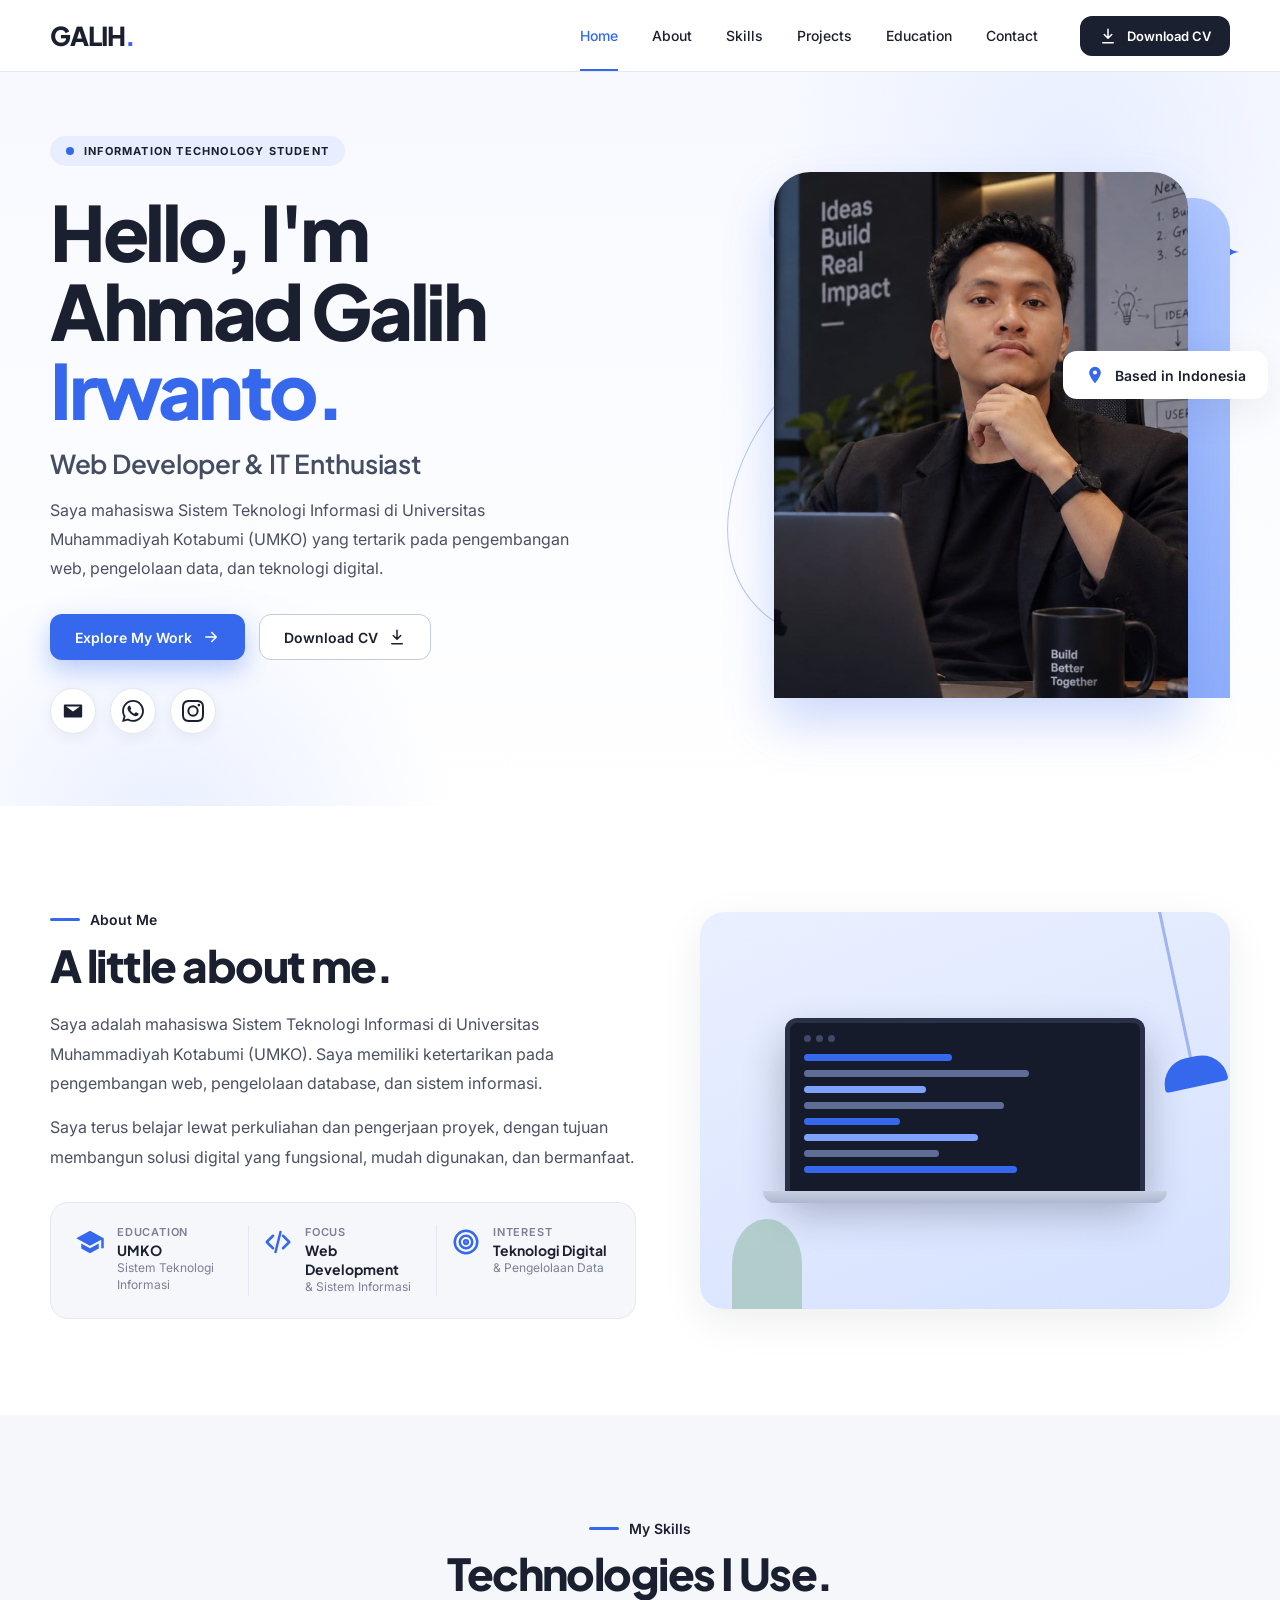
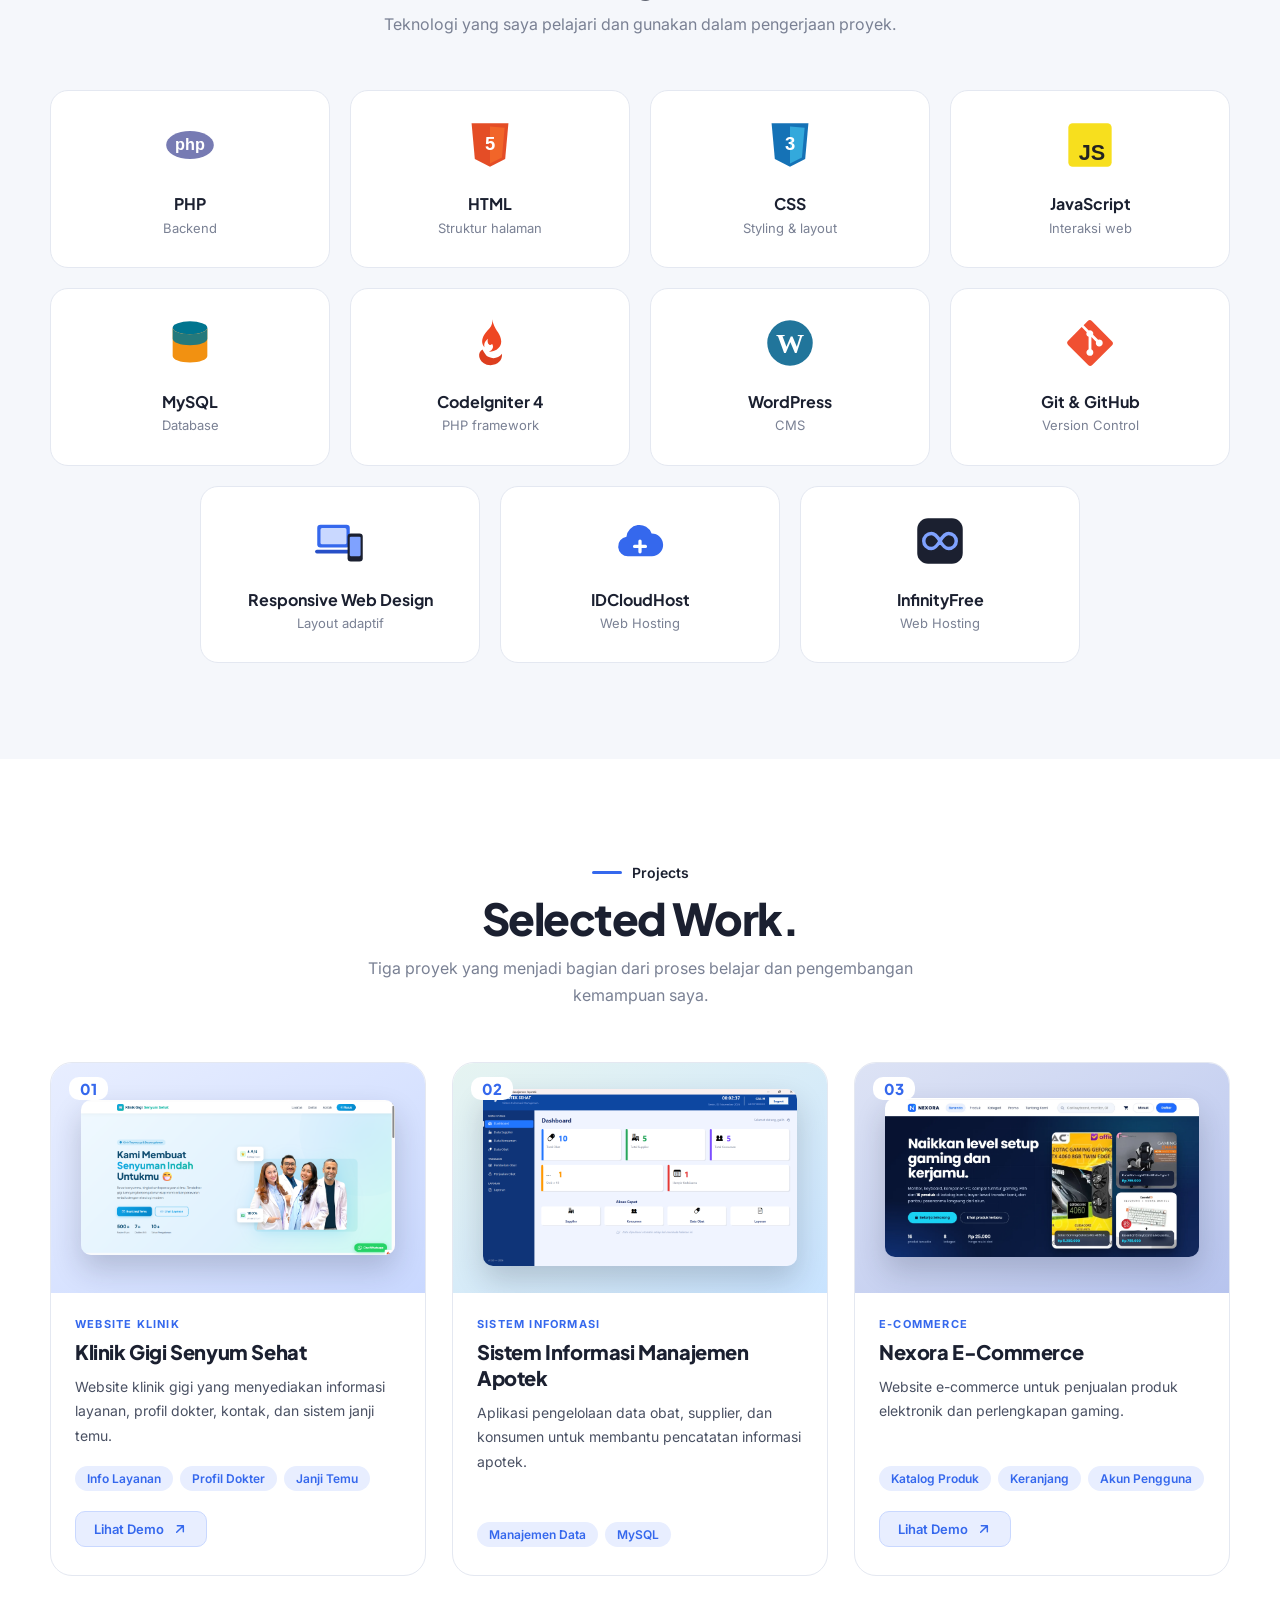
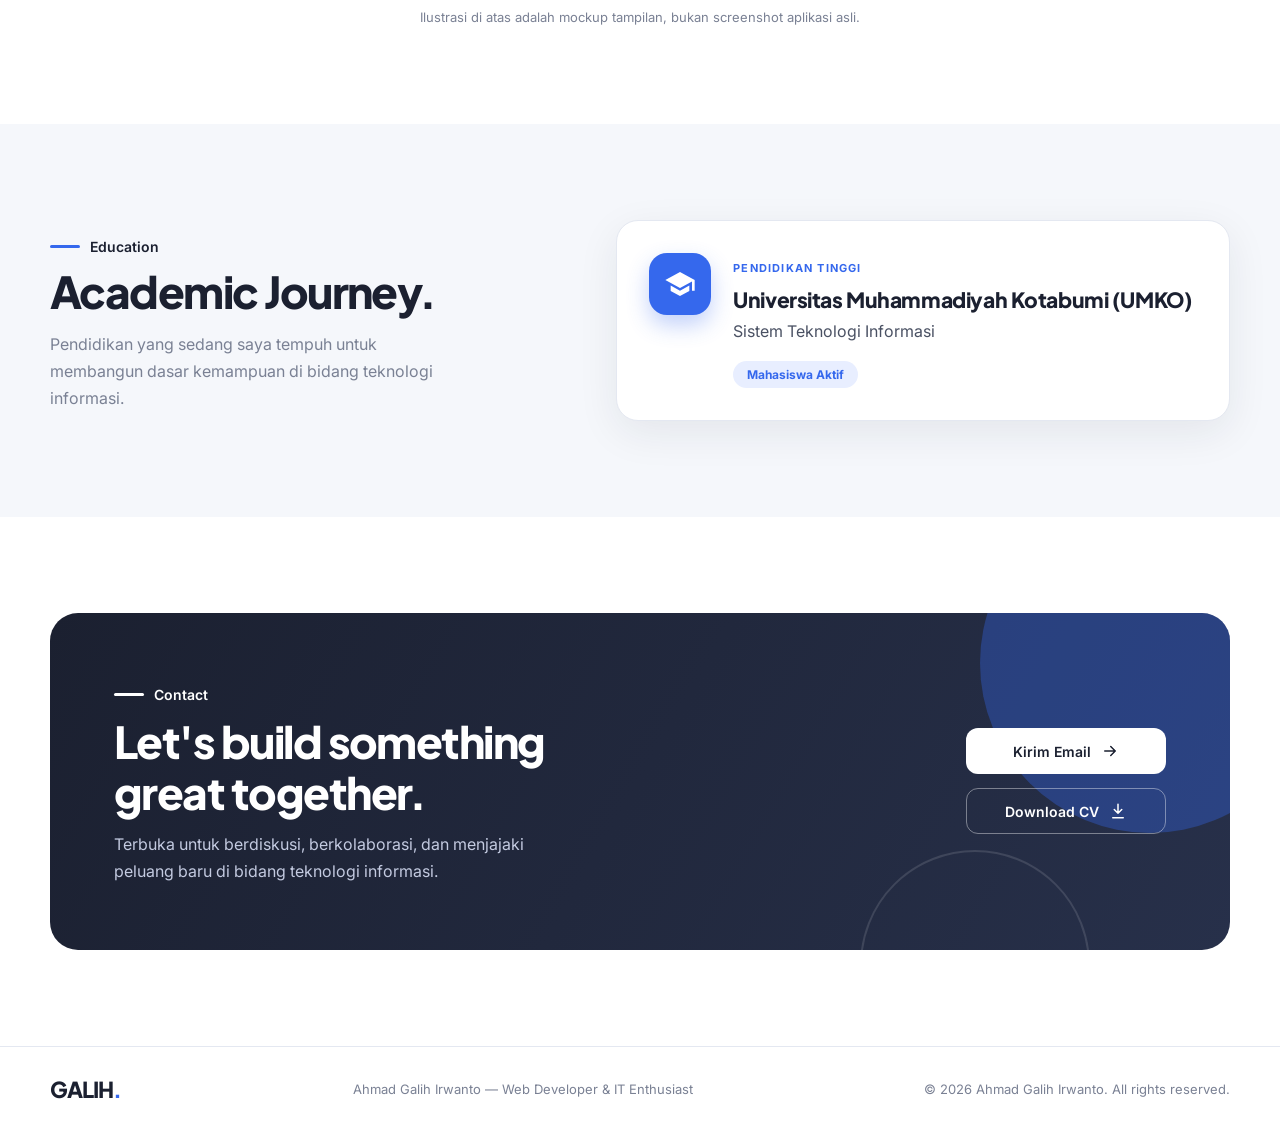
<file: index.html>
<!DOCTYPE html>
<html lang="id">
<head>
  <meta charset="UTF-8">
  <meta name="viewport" content="width=device-width, initial-scale=1.0">
  <meta name="description" content="Portofolio Ahmad Galih Irwanto — Web Developer & IT Enthusiast, mahasiswa Sistem Teknologi Informasi UMKO.">
  <meta name="theme-color" content="#3568ED">
  <title>Ahmad Galih Irwanto — Web Developer & IT Enthusiast</title>
  <link rel="preconnect" href="https://fonts.googleapis.com">
  <link rel="preconnect" href="https://fonts.gstatic.com" crossorigin>
  <link href="https://fonts.googleapis.com/css2?family=Inter:wght@400;500;600;700&family=Plus+Jakarta+Sans:wght@600;700;800&display=swap" rel="stylesheet">
  <link rel="stylesheet" href="style.css">
</head>
<body>
  <div class="scroll-progress" id="scrollProgress"></div>

  <!-- ============ NAVBAR ============ -->
  <header class="header" id="top">
    <nav class="nav container" aria-label="Navigasi utama">
      <a class="brand" href="#home">GALIH<span>.</span></a>
      <button class="menu-toggle" id="menuToggle" aria-label="Buka menu" aria-expanded="false"><span></span><span></span><span></span></button>
      <div class="nav-links" id="navLinks">
        <a href="#home" class="active">Home</a>
        <a href="#about">About</a>
        <a href="#skills">Skills</a>
        <a href="#projects">Projects</a>
        <a href="#education">Education</a>
        <a href="#contact">Contact</a>
        <a class="btn btn-dark nav-cv" href="assets/CV.pdf" download="CV-Ahmad-Galih-Irwanto.pdf" data-cv>
          <svg viewBox="0 0 24 24" aria-hidden="true"><path d="M12 3v12m0 0l-5-5m5 5l5-5M5 21h14"/></svg>Download CV
        </a>
      </div>
    </nav>
  </header>

  <main>
    <!-- ============ HERO ============ -->
    <section class="hero" id="home">
      <div class="hero-bg" aria-hidden="true"></div>
      <div class="container hero-grid">
        <div class="hero-copy reveal">
          <span class="pill"><i></i> INFORMATION TECHNOLOGY STUDENT</span>
          <h1>Hello, I'm<br>Ahmad Galih <span>Irwanto.</span></h1>
          <p class="hero-role">Web Developer &amp; IT Enthusiast</p>
          <p class="hero-desc">Saya mahasiswa Sistem Teknologi Informasi di Universitas Muhammadiyah Kotabumi (UMKO) yang tertarik pada pengembangan web, pengelolaan data, dan teknologi digital.</p>
          <div class="hero-actions">
            <a class="btn btn-blue" href="#projects">Explore My Work
              <svg viewBox="0 0 24 24" aria-hidden="true"><path d="M5 12h14m0 0l-6-6m6 6l-6 6"/></svg></a>
            <a class="btn btn-outline" href="assets/CV.pdf" download="CV-Ahmad-Galih-Irwanto.pdf" data-cv>Download CV
              <svg viewBox="0 0 24 24" aria-hidden="true"><path d="M12 3v12m0 0l-5-5m5 5l5-5M5 21h14"/></svg></a>
          </div>
          <div class="socials">
            <!-- Isi href dengan link GitHub/LinkedIn kamu, lalu hapus atribut hidden -->
            <a href="https://github.com/" target="_blank" rel="noopener" aria-label="GitHub" hidden data-social>
              <svg viewBox="0 0 24 24"><path d="M12 .5C5.650.5.500 5.650.500 12c0 5.080 3.290 9.390 7.860 10.910.58.110.790-.250.790-.560v-2c-3.200.700-3.870-1.540-3.870-1.540-.520-1.330-1.280-1.690-1.280-1.690-1.040-.710.080-.700.080-.700 1.150.080 1.760 1.180 1.760 1.180 1.030 1.760 2.690 1.250 3.350.960.100-.740.400-1.250.730-1.540-2.560-.290-5.250-1.280-5.250-5.700 0-1.260.450-2.290 1.180-3.100-.120-.290-.510-1.470.110-3.060 0 0 .970-.310 3.170 1.180a11 11 0 015.780 0c2.200-1.490 3.170-1.180 3.170-1.180.630 1.590.230 2.770.110 3.060.740.810 1.180 1.840 1.180 3.100 0 4.430-2.700 5.400-5.270 5.690.410.360.780 1.060.780 2.140v3.170c0 .310.210.680.800.560A11.510 11.510 0 0023.500 12C23.500 5.650 18.350.5 12 .5z"/></svg></a>
            <a href="https://www.linkedin.com/" target="_blank" rel="noopener" aria-label="LinkedIn" hidden data-social>
              <svg viewBox="0 0 24 24"><path d="M4.98 3.5a2.5 2.5 0 11-.01 5 2.5 2.5 0 01.01-5zM3 9.5h4V21H3zM9.5 9.5h3.800v1.600h.1c.5-1 1.800-1.900 3.700-1.900 4 0 4.700 2.600 4.700 6V21h-4v-5.100c0-1.200 0-2.800-1.700-2.800s-2 1.300-2 2.700V21h-4z"/></svg></a>
            <a href="mailto:emailkamu@example.com" aria-label="Email" title="Email">
              <svg viewBox="0 0 24 24"><path d="M3 5h18a1 1 0 011 1v12a1 1 0 01-1 1H3a1 1 0 01-1-1V6a1 1 0 011-1zm1.500 2l7.500 5.500L19.500 7z"/></svg></a>
            <a href="https://wa.me/628984907973" target="_blank" rel="noopener" aria-label="WhatsApp: +62 898-4907-973" title="WhatsApp">
              <svg viewBox="0 0 24 24"><path d="M17.470 14.380c-.3-.15-1.760-.87-2.030-.97-.27-.1-.47-.15-.67.15-.2.3-.77.97-.94 1.170-.17.2-.35.22-.65.07-.3-.15-1.260-.46-2.400-1.480-.89-.79-1.490-1.770-1.660-2.070-.17-.3-.02-.46.130-.61.130-.13.300-.35.450-.52.150-.17.200-.3.300-.5.100-.2.050-.37-.02-.52-.08-.15-.67-1.620-.92-2.220-.24-.58-.49-.5-.67-.51h-.57c-.2 0-.52.07-.8.37-.27.300-1.040 1.020-1.040 2.480s1.070 2.880 1.220 3.080c.15.200 2.100 3.200 5.080 4.490.71.300 1.260.490 1.690.630.710.230 1.360.200 1.870.120.570-.090 1.760-.720 2.010-1.410.25-.700.250-1.290.170-1.410-.07-.130-.27-.200-.570-.350zM12.050 21.800h-.01a9.870 9.870 0 01-5.030-1.380l-.36-.21-3.740.98 1-3.650-.24-.37a9.860 9.860 0 01-1.510-5.260c0-5.450 4.440-9.880 9.890-9.880 2.640 0 5.120 1.030 6.990 2.900a9.820 9.820 0 012.890 6.990c0 5.450-4.440 9.880-9.880 9.880zm8.410-18.300A11.800 11.800 0 0012.050 0C5.500 0 .160 5.340.160 11.890c0 2.100.55 4.140 1.590 5.950L.060 24l6.300-1.650a11.880 11.880 0 005.680 1.450h.01c6.550 0 11.890-5.340 11.890-11.890 0-3.180-1.240-6.160-3.480-8.410z"/></svg></a>
            <a href="https://www.instagram.com/ahm_glih/" target="_blank" rel="noopener" aria-label="Instagram: @ahm_glih" title="Instagram">
              <svg viewBox="0 0 24 24"><path d="M12 2.160c3.200 0 3.580.010 4.850.07 1.170.050 1.800.250 2.230.410.560.220.960.480 1.380.900.420.420.680.820.900 1.380.160.420.360 1.060.410 2.230.060 1.270.070 1.650.070 4.850s-.010 3.580-.070 4.850c-.050 1.170-.250 1.800-.410 2.230-.220.560-.480.960-.900 1.380-.420.420-.820.680-1.380.900-.420.160-1.060.360-2.230.410-1.270.060-1.650.070-4.850.07s-3.580-.010-4.850-.070c-1.170-.050-1.800-.250-2.230-.410a3.720 3.720 0 01-1.380-.900 3.720 3.720 0 01-.900-1.380c-.160-.420-.360-1.060-.410-2.230C2.170 15.580 2.160 15.200 2.160 12s.010-3.580.070-4.850c.050-1.170.250-1.800.410-2.230.220-.560.480-.960.900-1.380a3.720 3.720 0 011.380-.900c.420-.160 1.060-.360 2.230-.410C8.420 2.170 8.800 2.160 12 2.160zM12 0C8.740 0 8.330.010 7.050.070 5.780.130 4.900.330 4.140.630a5.880 5.880 0 00-2.130 1.380A5.880 5.880 0 00.630 4.140C.330 4.900.130 5.780.070 7.050.010 8.330 0 8.740 0 12s.010 3.670.070 4.950c.060 1.270.260 2.150.560 2.910.310.790.720 1.460 1.380 2.130a5.880 5.880 0 002.130 1.380c.760.300 1.640.500 2.910.560C8.330 23.990 8.740 24 12 24s3.670-.010 4.950-.070c1.270-.060 2.150-.260 2.910-.560a5.880 5.880 0 002.130-1.380 5.880 5.880 0 001.380-2.130c.300-.760.500-1.640.560-2.910.060-1.280.070-1.690.070-4.950s-.010-3.670-.070-4.950c-.060-1.270-.260-2.150-.560-2.910a5.880 5.880 0 00-1.380-2.130A5.880 5.880 0 0019.860.630C19.100.330 18.220.130 16.950.070 15.670.010 15.260 0 12 0zm0 5.840a6.160 6.160 0 100 12.320 6.160 6.160 0 000-12.320zM12 16a4 4 0 110-8 4 4 0 010 8zm6.410-11.850a1.440 1.440 0 100 2.880 1.440 1.440 0 000-2.880z"/></svg></a>
          </div>
        </div>

        <div class="hero-visual reveal">
          <span class="orbit" aria-hidden="true"></span>
          <span class="deco deco-sq1" aria-hidden="true"></span>
          <span class="deco deco-sq2" aria-hidden="true"></span>
          <svg class="deco deco-star" viewBox="0 0 24 24" aria-hidden="true"><path d="M12 0c.8 6.500 5.500 11.200 12 12-6.500.8-11.200 5.500-12 12-.8-6.500-5.500-11.200-12-12 6.500-.8 11.200-5.500 12-12z"/></svg>
          <div class="photo-panel"></div>
          <div class="photo-card">
            <img src="assets/foto-profil.jpg" alt="Foto profil Ahmad Galih Irwanto" width="1000" height="1131">
          </div>
          <div class="chip chip-loc">
            <svg viewBox="0 0 24 24" aria-hidden="true"><path d="M12 2a7 7 0 00-7 7c0 5.200 7 13 7 13s7-7.800 7-13a7 7 0 00-7-7zm0 9.500A2.500 2.500 0 1112 6.500a2.500 2.500 0 010 5z"/></svg>
            Based in Indonesia
          </div>
        </div>
      </div>
    </section>

    <!-- ============ ABOUT ============ -->
    <section class="section about" id="about">
      <div class="container about-grid">
        <div class="about-text reveal">
          <span class="kicker"><i></i> About Me</span>
          <h2>A little about me.</h2>
          <p>Saya adalah mahasiswa Sistem Teknologi Informasi di Universitas Muhammadiyah Kotabumi (UMKO). Saya memiliki ketertarikan pada pengembangan web, pengelolaan database, dan sistem informasi.</p>
          <p>Saya terus belajar lewat perkuliahan dan pengerjaan proyek, dengan tujuan membangun solusi digital yang fungsional, mudah digunakan, dan bermanfaat.</p>
          <div class="facts">
            <div>
              <svg viewBox="0 0 24 24" aria-hidden="true"><path d="M12 3L1 9l11 6 9-4.900V17h2V9L12 3zM5 13.200v4l7 3.800 7-3.800v-4l-7 3.800-7-3.800z"/></svg>
              <span><small>Education</small><b>UMKO</b><em>Sistem Teknologi Informasi</em></span>
            </div>
            <div>
              <svg viewBox="0 0 24 24" aria-hidden="true" class="stroke"><path d="M8 7l-5 5 5 5M16 7l5 5-5 5M14 4l-4 16"/></svg>
              <span><small>Focus</small><b>Web Development</b><em>&amp; Sistem Informasi</em></span>
            </div>
            <div>
              <svg viewBox="0 0 24 24" aria-hidden="true" class="stroke"><circle cx="12" cy="12" r="9"/><circle cx="12" cy="12" r="5"/><circle cx="12" cy="12" r="1.500"/></svg>
              <span><small>Interest</small><b>Teknologi Digital</b><em>&amp; Pengelolaan Data</em></span>
            </div>
          </div>
        </div>
        <div class="about-visual reveal" aria-hidden="true">
          <div class="workspace">
            <div class="ws-lamp"></div>
            <div class="ws-plant"></div>
            <div class="ws-laptop">
              <div class="ws-screen">
                <div class="ws-bar"><i></i><i></i><i></i></div>
                <div class="ws-code">
                  <span style="width:46%" class="c1"></span><span style="width:70%" class="c2"></span><span style="width:38%" class="c3"></span>
                  <span style="width:62%" class="c2"></span><span style="width:30%" class="c1"></span><span style="width:54%" class="c3"></span>
                  <span style="width:42%" class="c2"></span><span style="width:66%" class="c1"></span>
                </div>
              </div>
              <div class="ws-base"></div>
            </div>
          </div>
        </div>
      </div>
    </section>

    <!-- ============ SKILLS ============ -->
    <section class="section skills" id="skills">
      <div class="container">
        <div class="center-head reveal">
          <span class="kicker"><i></i> My Skills</span>
          <h2>Technologies I Use.</h2>
          <p>Teknologi yang saya pelajari dan gunakan dalam pengerjaan proyek.</p>
        </div>
        <div class="skill-grid">
          <article class="skill reveal"><svg viewBox="0 0 48 48" aria-hidden="true"><ellipse cx="24" cy="24" rx="22" ry="13" fill="#777BB3"/><text x="24" y="29" text-anchor="middle" font-family="Arial" font-weight="700" font-size="15" fill="#fff">php</text></svg><h3>PHP</h3><p>Backend</p></article>
          <article class="skill reveal"><svg viewBox="0 0 48 48" aria-hidden="true"><path d="M7 4h34l-3 33-14 7-14-7z" fill="#E44D26"/><path d="M24 7v34l11-5.500 2.500-27.500z" fill="#F16529"/><text x="24" y="29" text-anchor="middle" font-family="Arial" font-weight="800" font-size="17" fill="#fff">5</text></svg><h3>HTML</h3><p>Struktur halaman</p></article>
          <article class="skill reveal"><svg viewBox="0 0 48 48" aria-hidden="true"><path d="M7 4h34l-3 33-14 7-14-7z" fill="#1572B6"/><path d="M24 7v34l11-5.500 2.500-27.500z" fill="#33A9DC"/><text x="24" y="29" text-anchor="middle" font-family="Arial" font-weight="800" font-size="17" fill="#fff">3</text></svg><h3>CSS</h3><p>Styling &amp; layout</p></article>
          <article class="skill reveal"><svg viewBox="0 0 48 48" aria-hidden="true"><rect x="4" y="4" width="40" height="40" rx="4" fill="#F7DF1E"/><text x="38" y="38" text-anchor="end" font-family="Arial" font-weight="800" font-size="20" fill="#222">JS</text></svg><h3>JavaScript</h3><p>Interaksi web</p></article>
          <article class="skill reveal"><svg viewBox="0 0 48 48" aria-hidden="true"><ellipse cx="24" cy="10" rx="16" ry="6" fill="#00758F"/><path d="M8 10v26c0 3.300 7.200 6 16 6s16-2.700 16-6V10c0 3.300-7.200 6-16 6S8 13.300 8 10z" fill="#F29111"/><path d="M8 10v10c0 3.300 7.200 6 16 6s16-2.700 16-6V10c0 3.300-7.200 6-16 6S8 13.300 8 10z" fill="#00758F" opacity=".85"/></svg><h3>MySQL</h3><p>Database</p></article>
          <article class="skill reveal"><svg viewBox="0 0 48 48" aria-hidden="true"><path d="M26 2c1 7-4 9-7 14-3 4.500-3 9 0 12-1-4 1-6 3-8-1 5 2 7 4 5 2 3 0 6-3 7 7 0 13-5 11-12-1-6-6-8-8-18z" fill="#EE4623"/><path d="M17 30c-5 3-4 11 4 14 8 2 15-3 14-10-3 4-8 5-12 3-3-1-4-4-6-7z" fill="#DD3E1F"/></svg><h3>CodeIgniter 4</h3><p>PHP framework</p></article>
          <article class="skill reveal"><svg viewBox="0 0 48 48" aria-hidden="true"><circle cx="24" cy="24" r="21" fill="#21759B"/><text x="24" y="33" text-anchor="middle" font-family="Georgia,serif" font-weight="700" font-size="26" fill="#fff">W</text></svg><h3>WordPress</h3><p>CMS</p></article>
          <article class="skill reveal"><svg viewBox="0 0 48 48" aria-hidden="true"><path d="M44.200 22.300L25.700 3.800a2.700 2.700 0 00-3.800 0l-3.800 3.800 4.800 4.800a3.200 3.200 0 014 4l4.600 4.600a3.200 3.200 0 11-1.900 1.800l-4.300-4.300v11.300a3.200 3.200 0 11-2.600-.1V18.200a3.200 3.200 0 01-1.700-4.200l-4.700-4.700L3.800 22a2.700 2.700 0 000 3.800l18.500 18.500a2.700 2.700 0 003.800 0l18.100-18.100a2.700 2.700 0 000-3.900z" fill="#F05032"/></svg><h3>Git &amp; GitHub</h3><p>Version Control</p></article>
          <article class="skill reveal"><svg viewBox="0 0 48 48" aria-hidden="true"><rect x="3" y="9" width="30" height="21" rx="3" fill="#3568ED"/><rect x="6" y="12" width="24" height="15" rx="1.500" fill="#C9D8FF"/><rect x="1" y="32" width="34" height="3.500" rx="1.700" fill="#2850C8"/><rect x="31" y="17" width="14" height="26" rx="3" fill="#1B2030"/><rect x="33" y="20" width="10" height="18" rx="1" fill="#7FA2FF"/></svg><h3>Responsive Web Design</h3><p>Layout adaptif</p></article>
          <article class="skill reveal"><svg viewBox="0 0 48 48" aria-hidden="true"><path d="M13 38a9 9 0 01-1.500-17.900A12 12 0 0134.700 17 10.500 10.500 0 0135 38z" fill="#3568ED"/><path d="M19 29h10M24 24v10" stroke="#fff" stroke-width="3" stroke-linecap="round" fill="none"/></svg><h3>IDCloudHost</h3><p>Web Hosting</p></article>
          <article class="skill reveal"><svg viewBox="0 0 48 48" aria-hidden="true"><rect x="3" y="3" width="42" height="42" rx="10" fill="#1B2030"/><path d="M24 24c-2.700-4.800-5.200-7-8-7a7 7 0 000 14c2.800 0 5.300-2.200 8-7zm0 0c2.700 4.800 5.200 7 8 7a7 7 0 000-14c-2.800 0-5.300 2.200-8 7z" fill="none" stroke="#7FA2FF" stroke-width="3.200" stroke-linecap="round"/></svg><h3>InfinityFree</h3><p>Web Hosting</p></article>
        </div>
      </div>
    </section>

    <!-- ============ PROJECTS ============ -->
    <section class="section projects" id="projects">
      <div class="container">
        <div class="center-head reveal">
          <span class="kicker"><i></i> Projects</span>
          <h2>Selected Work.</h2>
          <p>Tiga proyek yang menjadi bagian dari proses belajar dan pengembangan kemampuan saya.</p>
        </div>
        <div class="project-grid">

          <article class="project reveal">
            <a class="p-visual v-clinic" href="https://senyumsehat.fwh.is/" target="_blank" rel="noopener" aria-label="Buka demo Klinik Gigi Senyum Sehat">
              <span class="p-num">01</span>
              <img class="p-shot" src="assets/foto-web-klinik-gigi.png"
                alt="Tampilan beranda website Klinik Gigi Senyum Sehat" width="1918" height="948" loading="lazy">
            </a>
            <div class="p-info">
              <span class="p-tag">Website Klinik</span>
              <h3>Klinik Gigi Senyum Sehat</h3>
              <p>Website klinik gigi yang menyediakan informasi layanan, profil dokter, kontak, dan sistem janji temu.</p>
              <div class="tags"><span>Info Layanan</span><span>Profil Dokter</span><span>Janji Temu</span></div>
              <a class="p-link" href="https://senyumsehat.fwh.is/" target="_blank" rel="noopener">Lihat Demo
                <svg viewBox="0 0 24 24" aria-hidden="true"><path d="M7 17L17 7m0 0H8m9 0v9"/></svg></a>
            </div>
          </article>


          <article class="project reveal">
          <div class="p-visual v-pharmacy">
            <span class="p-num">02</span>
            <img class="p-shot" src="assets/foto-apotek.png"
                alt="Tampilan Sistem Informasi Manajemen Apotek" loading="lazy">
          </div>
            <div class="p-info">
              <span class="p-tag">Sistem Informasi</span>
              <h3>Sistem Informasi Manajemen Apotek</h3>
              <p>Aplikasi pengelolaan data obat, supplier, dan konsumen untuk membantu pencatatan informasi apotek.</p>
              <div class="tags"><span>Manajemen Data</span><span>MySQL</span></div>
            </div>
          </article>


          <article class="project reveal">
            <a class="p-visual v-gaming" href="https://nexoratech.gamer.gd/" target="_blank" rel="noopener" aria-label="Buka demo Nexora E-Commerce">
              <span class="p-num">03</span>
              <img class="p-shot" src="assets/foto-nexora-ecommerce.webp"
                alt="Tampilan beranda Nexora E-Commerce" width="1893" height="958" loading="lazy">
            </a>
            <div class="p-info">
              <span class="p-tag">E-Commerce</span>
              <h3>Nexora E-Commerce</h3>
              <p>Website e-commerce untuk penjualan produk elektronik dan perlengkapan gaming.</p>
              <div class="tags"><span>Katalog Produk</span><span>Keranjang</span><span>Akun Pengguna</span></div>
              <a class="p-link" href="https://nexoratech.gamer.gd/" target="_blank" rel="noopener">Lihat Demo
                <svg viewBox="0 0 24 24" aria-hidden="true"><path d="M7 17L17 7m0 0H8m9 0v9"/></svg></a>
            </div>
          </article>

        </div>
        <p class="note">Ilustrasi di atas adalah mockup tampilan, bukan screenshot aplikasi asli.</p>
      </div>
    </section>

    <!-- ============ EDUCATION ============ -->
    <section class="section education" id="education">
      <div class="container edu-grid">
        <div class="edu-head reveal">
          <span class="kicker"><i></i> Education</span>
          <h2>Academic Journey.</h2>
          <p>Pendidikan yang sedang saya tempuh untuk membangun dasar kemampuan di bidang teknologi informasi.</p>
        </div>
        <div class="edu-card reveal">
          <div class="edu-icon"><svg viewBox="0 0 24 24" aria-hidden="true"><path d="M12 3L1 9l11 6 9-4.900V17h2V9L12 3zM5 13.200v4l7 3.800 7-3.800v-4l-7 3.800-7-3.800z"/></svg></div>
          <div>
            <span class="p-tag">Pendidikan Tinggi</span>
            <h3>Universitas Muhammadiyah Kotabumi (UMKO)</h3>
            <p class="edu-major">Sistem Teknologi Informasi</p>
            <span class="badge">Mahasiswa Aktif</span>
          </div>
        </div>
      </div>
    </section>

    <!-- ============ CONTACT ============ -->
    <section class="section contact" id="contact">
      <div class="container">
        <div class="contact-panel reveal">
          <span class="circle c-a" aria-hidden="true"></span><span class="circle c-b" aria-hidden="true"></span>
          <div class="contact-text">
            <span class="kicker light"><i></i> Contact</span>
            <h2>Let's build something<br>great together.</h2>
            <p>Terbuka untuk berdiskusi, berkolaborasi, dan menjajaki peluang baru di bidang teknologi informasi.</p>
          </div>
          <div class="contact-actions">
            <a class="btn btn-white" href="mailto:emailkamu@example.com">Kirim Email
              <svg viewBox="0 0 24 24" aria-hidden="true"><path d="M5 12h14m0 0l-6-6m6 6l-6 6"/></svg></a>
            <a class="btn btn-ghost" href="assets/CV.pdf" download="CV-Ahmad-Galih-Irwanto.pdf" data-cv>Download CV
              <svg viewBox="0 0 24 24" aria-hidden="true"><path d="M12 3v12m0 0l-5-5m5 5l5-5M5 21h14"/></svg></a>
          </div>
        </div>
      </div>
    </section>
  </main>

  <!-- ============ FOOTER ============ -->
  <footer class="footer">
    <div class="container footer-inner">
      <a class="brand" href="#home">GALIH<span>.</span></a>
      <p>Ahmad Galih Irwanto — Web Developer &amp; IT Enthusiast</p>
      <span>© <span id="year">2026</span> Ahmad Galih Irwanto. All rights reserved.</span>
    </div>
  </footer>

  <button class="back-top" id="backTop" aria-label="Kembali ke atas">↑</button>
  <div class="toast" id="toast" role="status" aria-live="polite"></div>
  <script src="script.js"></script>
</body>
</html>
</file>
<file: style.css>
/* =========================================================
   Portfolio — Ahmad Galih Irwanto
   Palet: putih, abu muda, charcoal, Electric Blue, biru muda
   Ubah warna utama di blok :root di bawah ini.
   ========================================================= */
:root{
  --blue:#3568ED;
  --blue-dark:#2850C8;
  --blue-soft:#E8EEFF;
  --blue-light:#C9D8FF;
  --charcoal:#1B2030;
  --text:#4A5163;
  --muted:#7A8194;
  --white:#fff;
  --gray:#F5F7FB;
  --line:#E4E8F1;
  --font:'Inter',system-ui,sans-serif;
  --display:'Plus Jakarta Sans','Inter',system-ui,sans-serif;
  --max:1180px;
  --radius:18px;
  --shadow:0 12px 40px rgba(27,32,48,.08);
}
*{box-sizing:border-box;margin:0;padding:0}
html{scroll-behavior:smooth;scroll-padding-top:84px}
body{font-family:var(--font);color:var(--text);background:var(--white);line-height:1.7;-webkit-font-smoothing:antialiased;overflow-x:hidden}
a{color:inherit;text-decoration:none}
img{display:block;max-width:100%}
svg{flex-shrink:0}
.container{width:min(var(--max),calc(100% - 48px));margin-inline:auto}
.section{padding-block:96px}
[hidden]{display:none!important}

a:focus-visible,button:focus-visible{outline:2px solid var(--blue);outline-offset:3px;border-radius:12px}
.scroll-progress{position:fixed;top:0;left:0;height:3px;width:0;background:var(--blue);z-index:1000}

/* ---------- Buttons ---------- */
.btn{display:inline-flex;align-items:center;justify-content:center;gap:10px;padding:13px 24px;border-radius:12px;font:600 14px var(--font);cursor:pointer;border:1.5px solid transparent;transition:transform .25s,box-shadow .25s,background .25s,color .25s,border-color .25s}
.btn svg{width:18px;height:18px;fill:none;stroke:currentColor;stroke-width:2;stroke-linecap:round;stroke-linejoin:round}
.btn:hover{transform:translateY(-3px)}
.btn-blue{background:var(--blue);color:#fff;box-shadow:0 10px 24px rgba(53,104,237,.32)}
.btn-blue:hover{background:var(--blue-dark);box-shadow:0 14px 30px rgba(53,104,237,.4)}
.btn-blue:hover svg{transform:translateX(3px)}
.btn svg{transition:transform .25s}
.btn-outline{border-color:#C4CBDB;color:var(--charcoal);background:#fff}
.btn-outline:hover{border-color:var(--blue);color:var(--blue)}
.btn-dark{background:var(--charcoal);color:#fff}
.btn-dark:hover{background:var(--blue)}
.btn-white{background:#fff;color:var(--charcoal)}
.btn-white:hover{box-shadow:0 12px 28px rgba(0,0,0,.2)}
.btn-ghost{border-color:rgba(255,255,255,.4);color:#fff}
.btn-ghost:hover{background:rgba(255,255,255,.12);border-color:#fff}

/* ---------- Navbar ---------- */
.header{position:sticky;top:0;z-index:100;height:72px;background:rgba(255,255,255,.88);backdrop-filter:blur(14px);-webkit-backdrop-filter:blur(14px);border-bottom:1px solid var(--line);transition:box-shadow .3s}
.header.scrolled{box-shadow:0 6px 24px rgba(27,32,48,.07)}
.nav{height:100%;display:flex;align-items:center;justify-content:space-between}
.brand{font:800 26px var(--display);letter-spacing:-1px;color:var(--charcoal)}
.brand span{color:var(--blue)}
.nav-links{display:flex;align-items:center;gap:34px}
.nav-links>a:not(.btn){position:relative;font-size:14px;font-weight:500;color:var(--charcoal);padding:24px 0;transition:color .2s}
.nav-links>a:not(.btn)::after{content:"";position:absolute;left:0;right:0;bottom:0;height:2px;background:var(--blue);transform:scaleX(0);transition:transform .25s}
.nav-links>a:not(.btn):hover,.nav-links>a.active{color:var(--blue)}
.nav-links>a.active::after,.nav-links>a:not(.btn):hover::after{transform:scaleX(1)}
.nav-cv{padding:10px 18px;font-size:13px;margin-left:8px}
.menu-toggle{display:none}

/* ---------- Hero ---------- */
.hero{position:relative;background:linear-gradient(180deg,#F7F9FF 0%,#fff 100%);overflow:hidden}
.hero-bg{position:absolute;inset:0;pointer-events:none}
.hero-bg::before{content:"";position:absolute;right:-8%;top:-30%;width:620px;height:620px;border-radius:50%;background:radial-gradient(circle,var(--blue-soft),transparent 68%)}
.hero-bg::after{content:"";position:absolute;left:-12%;bottom:-40%;width:640px;height:520px;border-radius:50%;background:radial-gradient(circle,#E9EFFF,transparent 70%)}
.hero-grid{position:relative;display:grid;grid-template-columns:1.1fr .9fr;align-items:center;gap:40px;min-height:640px;padding-block:64px 72px}
.pill{display:inline-flex;align-items:center;gap:10px;padding:8px 16px;border-radius:99px;background:var(--blue-soft);color:var(--charcoal);font:700 11px var(--font);letter-spacing:1.2px}
.pill i{width:8px;height:8px;border-radius:50%;background:var(--blue)}
.hero h1{font:800 clamp(44px,6vw,76px)/1.04 var(--display);letter-spacing:-.045em;color:var(--charcoal);margin-top:26px}
.hero h1 span{color:var(--blue)}
.hero-role{font:600 clamp(20px,2.2vw,26px) var(--display);color:#454D62;margin-top:18px;letter-spacing:-.01em}
.hero-desc{font-size:16px;line-height:1.8;color:var(--text);max-width:540px;margin-top:16px}
.hero-actions{display:flex;flex-wrap:wrap;gap:14px;margin-top:32px}
.socials{display:flex;flex-wrap:wrap;gap:14px;margin-top:28px}
.socials a{width:46px;height:46px;border-radius:50%;background:#fff;border:1px solid var(--line);display:grid;place-items:center;box-shadow:0 4px 14px rgba(27,32,48,.06);transition:transform .25s,background .25s,border-color .25s}
.socials a svg{width:22px;height:22px;fill:var(--charcoal);transition:fill .25s}
.socials a:hover{transform:translateY(-3px);background:var(--blue);border-color:var(--blue)}
.socials a:hover svg{fill:#fff}

.hero-visual{position:relative;justify-self:end;width:min(100%,470px);aspect-ratio:1/1.12}
.photo-panel{position:absolute;inset:5% 0 0 8%;border-radius:36px 36px 0 0;background:linear-gradient(160deg,#BCD0FF,#8FAEFB);}
.photo-card{position:absolute;inset:0 9% 0 3%;border-radius:36px 36px 0 0;overflow:hidden;box-shadow:0 24px 50px rgba(53,104,237,.25)}
.photo-card img{width:100%;height:100%;object-fit:cover;object-position:50% 12%;transform:scale(1.28);transform-origin:50% 24%}
.photo-card::after{content:"";position:absolute;inset:0;background:linear-gradient(180deg,transparent 70%,rgba(27,32,48,.18));}
.orbit{position:absolute;left:-12%;top:28%;width:92%;height:56%;border:1.5px solid #8FAEFB;border-radius:50%;transform:rotate(-38deg);opacity:.7;pointer-events:none}
.deco{position:absolute;pointer-events:none}
.deco-sq1{left:2%;top:4%;width:50px;height:50px;border-radius:14px;background:var(--blue-soft)}
.deco-sq2{left:20%;bottom:6%;width:56px;height:56px;border-radius:14px;background:var(--blue-soft);opacity:.9}
.deco-star{right:-2%;top:12%;width:34px;height:34px;fill:var(--blue);animation:twinkle 3.5s ease-in-out infinite}
@keyframes twinkle{0%,100%{transform:scale(1) rotate(0)}50%{transform:scale(1.18) rotate(12deg)}}
.chip{position:absolute;display:flex;align-items:center;gap:10px;padding:14px 22px;background:#fff;border-radius:14px;box-shadow:var(--shadow);font:600 14px var(--font);color:var(--charcoal)}
.chip svg{width:20px;height:20px;fill:var(--blue)}
.chip-loc{right:-8%;top:34%;animation:float 5s ease-in-out infinite}
@keyframes float{0%,100%{transform:translateY(0)}50%{transform:translateY(-8px)}}

/* ---------- Shared section heads ---------- */
.kicker{display:inline-flex;align-items:center;gap:10px;font:600 14px var(--font);color:var(--charcoal)}
.kicker i{width:30px;height:3px;border-radius:2px;background:var(--blue)}
.kicker.light{color:#fff}.kicker.light i{background:#fff}
h2{font:800 clamp(30px,3.6vw,44px)/1.15 var(--display);letter-spacing:-.035em;color:var(--charcoal)}
.center-head{text-align:center;max-width:620px;margin:0 auto 52px}
.center-head h2{margin-top:10px}
.center-head p{margin-top:12px;color:var(--muted);font-size:16px}
.center-head .kicker{justify-content:center}

/* ---------- About ---------- */
.about-grid{display:grid;grid-template-columns:1.05fr .95fr;gap:64px;align-items:center}
.about-text h2{margin:10px 0 20px}
.about-text p{font-size:16px;line-height:1.85;margin-bottom:14px}
.facts{display:grid;grid-template-columns:repeat(3,1fr);margin-top:30px;background:var(--gray);border-radius:var(--radius);padding:22px 10px;border:1px solid var(--line)}
.facts>div{display:flex;gap:12px;align-items:flex-start;padding:0 14px;border-right:1px solid var(--line)}
.facts>div:last-child{border-right:0}
.facts svg{width:30px;height:30px;fill:var(--blue);margin-top:2px}
.facts svg.stroke{fill:none;stroke:var(--blue);stroke-width:2;stroke-linecap:round;stroke-linejoin:round}
.facts small{display:block;font:600 11px var(--font);color:var(--muted);text-transform:uppercase;letter-spacing:.8px}
.facts b{display:block;font:700 14px var(--display);color:var(--charcoal);line-height:1.35;margin-top:2px}
.facts em{display:block;font-style:normal;font-size:12px;color:var(--muted);line-height:1.4}

.about-visual{position:relative}
.workspace{position:relative;aspect-ratio:4/3;border-radius:24px;overflow:hidden;background:linear-gradient(160deg,#EAF0FF,#D5E1FF);box-shadow:var(--shadow);display:grid;place-items:center}
.ws-lamp{position:absolute;right:14%;top:-6%;width:3px;height:48%;background:#9EB5F2;transform:rotate(-12deg);transform-origin:top}
.ws-lamp::after{content:"";position:absolute;left:-30px;bottom:-12px;width:64px;height:30px;border-radius:30px 30px 4px 4px;background:var(--blue)}
.ws-plant{position:absolute;left:6%;bottom:0;width:70px;height:90px;border-radius:50% 50% 0 0;background:#8FB8A0;opacity:.55}
.ws-laptop{width:68%}
.ws-screen{background:#161B2B;border-radius:12px 12px 0 0;padding:12px 14px 18px;box-shadow:0 20px 40px rgba(27,32,48,.3);border:5px solid #2A3047;border-bottom:0}
.ws-bar{display:flex;gap:5px;margin-bottom:12px}
.ws-bar i{width:7px;height:7px;border-radius:50%;background:#3F4866}
.ws-code{display:flex;flex-direction:column;gap:9px}
.ws-code span{height:7px;border-radius:4px;display:block}
.ws-code .c1{background:var(--blue)}.ws-code .c2{background:#5F6C95}.ws-code .c3{background:#7FA2FF}
.ws-base{height:12px;background:linear-gradient(#C8CFE2,#AEB7D0);border-radius:0 0 14px 14px;margin:0 -6%}

/* ---------- Skills ---------- */
.skills{background:var(--gray)}
.skill-grid{display:flex;flex-wrap:wrap;justify-content:center;gap:20px}
.skill-grid .skill{flex:0 0 calc(25% - 15px)}
.skill{background:#fff;border:1px solid var(--line);border-radius:var(--radius);padding:28px 22px;text-align:center;transition:transform .3s,box-shadow .3s,border-color .3s}
.skill:hover{transform:translateY(-6px);box-shadow:var(--shadow);border-color:var(--blue-light)}
.skill svg{width:52px;height:52px;margin:0 auto 14px;transition:transform .3s}
.skill:hover svg{transform:scale(1.1)}
.skill h3{font:700 16px/1.35 var(--display);color:var(--charcoal)}
.skill p{font-size:13px;color:var(--muted);margin-top:2px}

/* ---------- Projects ---------- */
.project-grid{display:flex;flex-wrap:wrap;justify-content:center;gap:26px}
.project-grid .project{flex:0 0 calc((100% - 52px)/3)}
.project{background:#fff;border:1px solid var(--line);border-radius:22px;overflow:hidden;display:flex;flex-direction:column;transition:transform .3s,box-shadow .3s,border-color .3s}
.project:hover{transform:translateY(-8px);box-shadow:0 22px 50px rgba(53,104,237,.16);border-color:var(--blue-light)}
.p-visual{position:relative;height:230px;display:grid;place-items:center;overflow:hidden;color:inherit}
.v-clinic{background:linear-gradient(150deg,#E8EEFF,#C9D8FF)}
.v-pharmacy{background:linear-gradient(150deg,#E6F4F1,#C8E3FF)}
.v-gaming{background:linear-gradient(150deg,#DDE3F5,#B7C4EE)}
.p-num{position:absolute;top:14px;left:18px;font:800 15px var(--display);color:var(--blue);background:#fff;border-radius:10px;padding:2px 11px}
.mock{width:78%;height:70%;background:#fff;border-radius:10px;box-shadow:0 14px 30px rgba(27,32,48,.18);overflow:hidden;transition:transform .4s;margin-top:22px}
.project:hover .mock{transform:scale(1.05) translateY(-4px)}
.mock-top{height:20px;background:#F1F4FA;display:flex;align-items:center;gap:4px;padding:0 9px}
.mock-top i{width:5px;height:5px;border-radius:50%;background:#B9C2D8}
.mock-body{display:flex;height:calc(100% - 20px)}
.m-side{width:22%;background:var(--charcoal);padding:10px 8px;display:flex;flex-direction:column;gap:7px}
.m-side b{height:5px;border-radius:3px;background:#46506F}.m-side b:first-child{background:var(--blue)}
.m-main{flex:1;padding:10px}
.m-title{height:7px;width:40%;border-radius:4px;background:var(--charcoal)}
.m-stats{display:flex;gap:6px;margin:10px 0}
.m-stats i{flex:1;height:30px;border-radius:6px;background:var(--blue-soft)}.m-stats i:first-child{background:var(--blue)}
.m-rows i{display:block;height:9px;border-radius:3px;background:#EEF1F8;margin-top:6px}.m-rows i:nth-child(2){width:82%}.m-rows i:nth-child(3){width:64%}
.ph-body{padding:10px 12px}
.ph-head{display:flex;justify-content:space-between;align-items:center}
.ph-head b{font:800 11px var(--display);color:var(--charcoal)}.ph-head u{text-decoration:none;color:var(--blue)}
.ph-head i{width:16px;height:16px;border-radius:50%;background:var(--blue-soft)}
.ph-tabs{display:flex;gap:5px;margin:8px 0}
.ph-tabs span{font:600 7px var(--font);padding:3px 7px;border-radius:9px;background:#EEF1F8;color:var(--muted)}
.ph-tabs .on{background:var(--blue);color:#fff}
.ph-row{display:flex;align-items:center;gap:7px;padding:6px 0;border-top:1px solid #EEF1F8}
.ph-row i{width:14px;height:14px;border-radius:5px;background:var(--blue-soft)}
.ph-row b{flex:1;height:6px;border-radius:3px;background:#E3E8F3}
.ph-row em{width:24px;height:8px;border-radius:5px;background:#BFE3D4}
.mock.dark{background:#141828}.mock.dark .mock-top{background:#1D2338}.mock.dark .mock-top i{background:#434C6B}
.gm-body{padding:9px 12px}
.gm-nav{display:flex;justify-content:space-between;align-items:center}
.gm-nav b{font:800 10px var(--display);color:#fff;letter-spacing:.5px}.gm-nav u{text-decoration:none;color:#7FA2FF}
.gm-nav span{width:30px;height:5px;border-radius:3px;background:#3A4466}
.gm-hero{margin-top:8px;display:flex;flex-direction:column;gap:3px}
.gm-hero small{font-size:6px;letter-spacing:1.5px;color:#7FA2FF}
.gm-hero b{font:800 14px/1.05 var(--display);color:#fff}
.gm-hero i{width:34px;height:9px;border-radius:5px;background:var(--blue);margin-top:4px}
.gm-prod{display:flex;gap:6px;margin-top:9px}
.gm-prod i{flex:1;height:26px;border-radius:6px;background:#232A44;border:1px solid #333D61}
.p-info{padding:24px 24px 28px;display:flex;flex-direction:column;flex:1}
.p-tag{font:700 11px var(--font);letter-spacing:1.2px;text-transform:uppercase;color:var(--blue)}
.p-info h3{font:800 20px/1.3 var(--display);letter-spacing:-.02em;color:var(--charcoal);margin:8px 0 10px}
.p-info p{font-size:14px;line-height:1.75;color:var(--text)}
.tags{display:flex;flex-wrap:wrap;gap:7px;margin-top:auto;padding-top:18px}
.tags span{font:600 12px var(--font);color:var(--blue);background:var(--blue-soft);padding:5px 12px;border-radius:99px}
.p-link{display:inline-flex;align-items:center;gap:8px;align-self:flex-start;margin-top:20px;padding:9px 18px;border-radius:10px;border:1.5px solid var(--blue-light);background:var(--blue-soft);color:var(--blue);font:600 13px var(--font);transition:background .25s,color .25s,border-color .25s,transform .25s}
.p-link svg{width:16px;height:16px;fill:none;stroke:currentColor;stroke-width:2.2;stroke-linecap:round;stroke-linejoin:round;transition:transform .25s}
.p-link:hover{background:var(--blue);border-color:var(--blue);color:#fff;transform:translateY(-2px)}
.p-link:hover svg{transform:translate(2px,-2px)}
a.p-visual{cursor:pointer}
.project:hover .p-shot{transform:scale(1.03)}
.note{text-align:center;font-size:13px;color:var(--muted);margin-top:30px}

/* ---------- Education ---------- */
.education{background:var(--gray)}
.edu-grid{display:grid;grid-template-columns:.9fr 1.1fr;gap:64px;align-items:center}
.edu-head h2{margin:10px 0 14px}
.edu-head p{font-size:16px;color:var(--muted);max-width:420px}
.edu-card{display:flex;gap:22px;background:#fff;border:1px solid var(--line);border-radius:22px;padding:32px;box-shadow:var(--shadow);transition:transform .3s}
.edu-card:hover{transform:translateY(-5px)}
.edu-icon{width:62px;height:62px;border-radius:18px;background:var(--blue);display:grid;place-items:center;flex-shrink:0;box-shadow:0 10px 22px rgba(53,104,237,.3)}
.edu-icon svg{width:32px;height:32px;fill:#fff}
.edu-card h3{font:800 21px/1.3 var(--display);letter-spacing:-.02em;color:var(--charcoal);margin-top:6px}
.edu-major{font-size:16px;color:var(--text);margin-top:4px}
.badge{display:inline-block;margin-top:16px;padding:6px 14px;border-radius:99px;background:var(--blue-soft);color:var(--blue);font:700 12px var(--font)}

/* ---------- Contact ---------- */
.contact-panel{position:relative;overflow:hidden;background:linear-gradient(120deg,var(--charcoal),#27304A);color:#fff;border-radius:28px;padding:64px 64px;display:flex;align-items:center;justify-content:space-between;gap:40px}
.circle{position:absolute;border-radius:50%;pointer-events:none}
.c-a{right:-90px;top:-120px;width:340px;height:340px;background:var(--blue);opacity:.35}
.c-b{right:140px;bottom:-130px;width:230px;height:230px;border:2px solid rgba(255,255,255,.12)}
.contact-text,.contact-actions{position:relative}
.contact-panel h2{color:#fff;margin:12px 0 14px}
.contact-panel p{color:#C3CAE0;max-width:460px;font-size:16px}
.contact-actions{display:flex;flex-direction:column;gap:14px;flex-shrink:0;min-width:200px}

/* ---------- Footer ---------- */
.footer{border-top:1px solid var(--line);padding:28px 0}
.footer-inner{display:flex;align-items:center;justify-content:space-between;gap:20px;flex-wrap:wrap}
.footer .brand{font-size:22px}
.footer p,.footer-inner>span{font-size:13px;color:var(--muted)}

/* ---------- Extras ---------- */
.back-top{position:fixed;right:22px;bottom:22px;width:44px;height:44px;border:0;border-radius:12px;background:var(--blue);color:#fff;font-size:20px;cursor:pointer;box-shadow:0 8px 20px rgba(53,104,237,.4);opacity:0;pointer-events:none;transform:translateY(10px);transition:.25s;z-index:90}
.back-top.show{opacity:1;pointer-events:auto;transform:none}
.back-top:hover{background:var(--blue-dark)}
.toast{position:fixed;left:50%;bottom:28px;transform:translate(-50%,20px);background:var(--charcoal);color:#fff;padding:13px 22px;border-radius:12px;font-size:14px;max-width:calc(100% - 40px);opacity:0;pointer-events:none;transition:.3s;z-index:200}
.toast.show{opacity:1;transform:translate(-50%,0)}
.reveal{opacity:0;transform:translateY(24px);transition:opacity .7s ease,transform .7s ease}
.reveal.visible{opacity:1;transform:none}
.skill-grid .reveal:nth-child(2),.project-grid .reveal:nth-child(2){transition-delay:.08s}
.skill-grid .reveal:nth-child(3),.project-grid .reveal:nth-child(3){transition-delay:.16s}
.skill-grid .reveal:nth-child(4){transition-delay:.24s}

/* ---------- Responsive ---------- */
@media(max-width:1000px){
  .hero-grid{grid-template-columns:1fr;text-align:left;gap:56px;padding-block:48px 64px}
  .hero-visual{justify-self:center;width:min(100%,430px)}
  .chip-loc{right:-2%}
  .about-grid,.edu-grid{grid-template-columns:1fr;gap:40px}
  .skill-grid .skill{flex-basis:calc(33.333% - 14px)}
  .project-grid .project{flex-basis:calc((100% - 26px)/2)}
  .nav-links{gap:22px}
}
@media(max-width:760px){
  .section{padding-block:72px}
  .header{height:66px}
  .menu-toggle{display:flex;flex-direction:column;gap:5px;border:0;background:none;padding:10px;cursor:pointer}
  .menu-toggle span{width:24px;height:2px;border-radius:2px;background:var(--charcoal);transition:.25s}
  .menu-toggle[aria-expanded="true"] span:nth-child(1){transform:translateY(7px) rotate(45deg)}
  .menu-toggle[aria-expanded="true"] span:nth-child(2){opacity:0}
  .menu-toggle[aria-expanded="true"] span:nth-child(3){transform:translateY(-7px) rotate(-45deg)}
  .nav-links{display:none;position:absolute;top:66px;left:0;right:0;flex-direction:column;align-items:stretch;gap:0;background:#fff;padding:10px 24px 22px;border-bottom:1px solid var(--line);box-shadow:0 16px 30px rgba(27,32,48,.1)}
  .nav-links.open{display:flex}
  .nav-links>a:not(.btn){padding:14px 0;border-bottom:1px solid var(--line)}
  .nav-links>a:not(.btn)::after{display:none}
  .nav-cv{margin:16px 0 0}
  .hero h1{font-size:clamp(40px,11.5vw,56px)}
  .hero-actions .btn{flex:1 1 auto}
  .facts{grid-template-columns:1fr;gap:16px;padding:20px}
  .facts>div{border-right:0;border-bottom:1px solid var(--line);padding:0 0 16px}
  .facts>div:last-child{border-bottom:0;padding-bottom:0}
  .skill-grid{gap:14px}.skill-grid .skill{flex-basis:calc(50% - 7px)}
  .skill{padding:22px 14px}
  .project-grid .project{flex-basis:100%}
  .edu-card{flex-direction:column;padding:26px}
  .contact-panel{flex-direction:column;align-items:flex-start;padding:44px 28px;border-radius:22px}
  .contact-actions{width:100%}
  .footer-inner{flex-direction:column;text-align:center}
}
@media(max-width:420px){
  .chip-loc{right:0;top:30%;padding:10px 14px;font-size:12px}
}
@media(prefers-reduced-motion:reduce){
  html{scroll-behavior:auto}
  *,*::before,*::after{transition:none!important;animation:none!important}
  .reveal{opacity:1;transform:none}
}


.p-shot{
  transition:transform .4s;
  width:84%;
  height:auto;
  max-height:84%;
  object-fit:cover;
  object-position:top;
  border-radius:10px;
  box-shadow:0 14px 30px rgba(27,32,48,.2);
}
</file>
